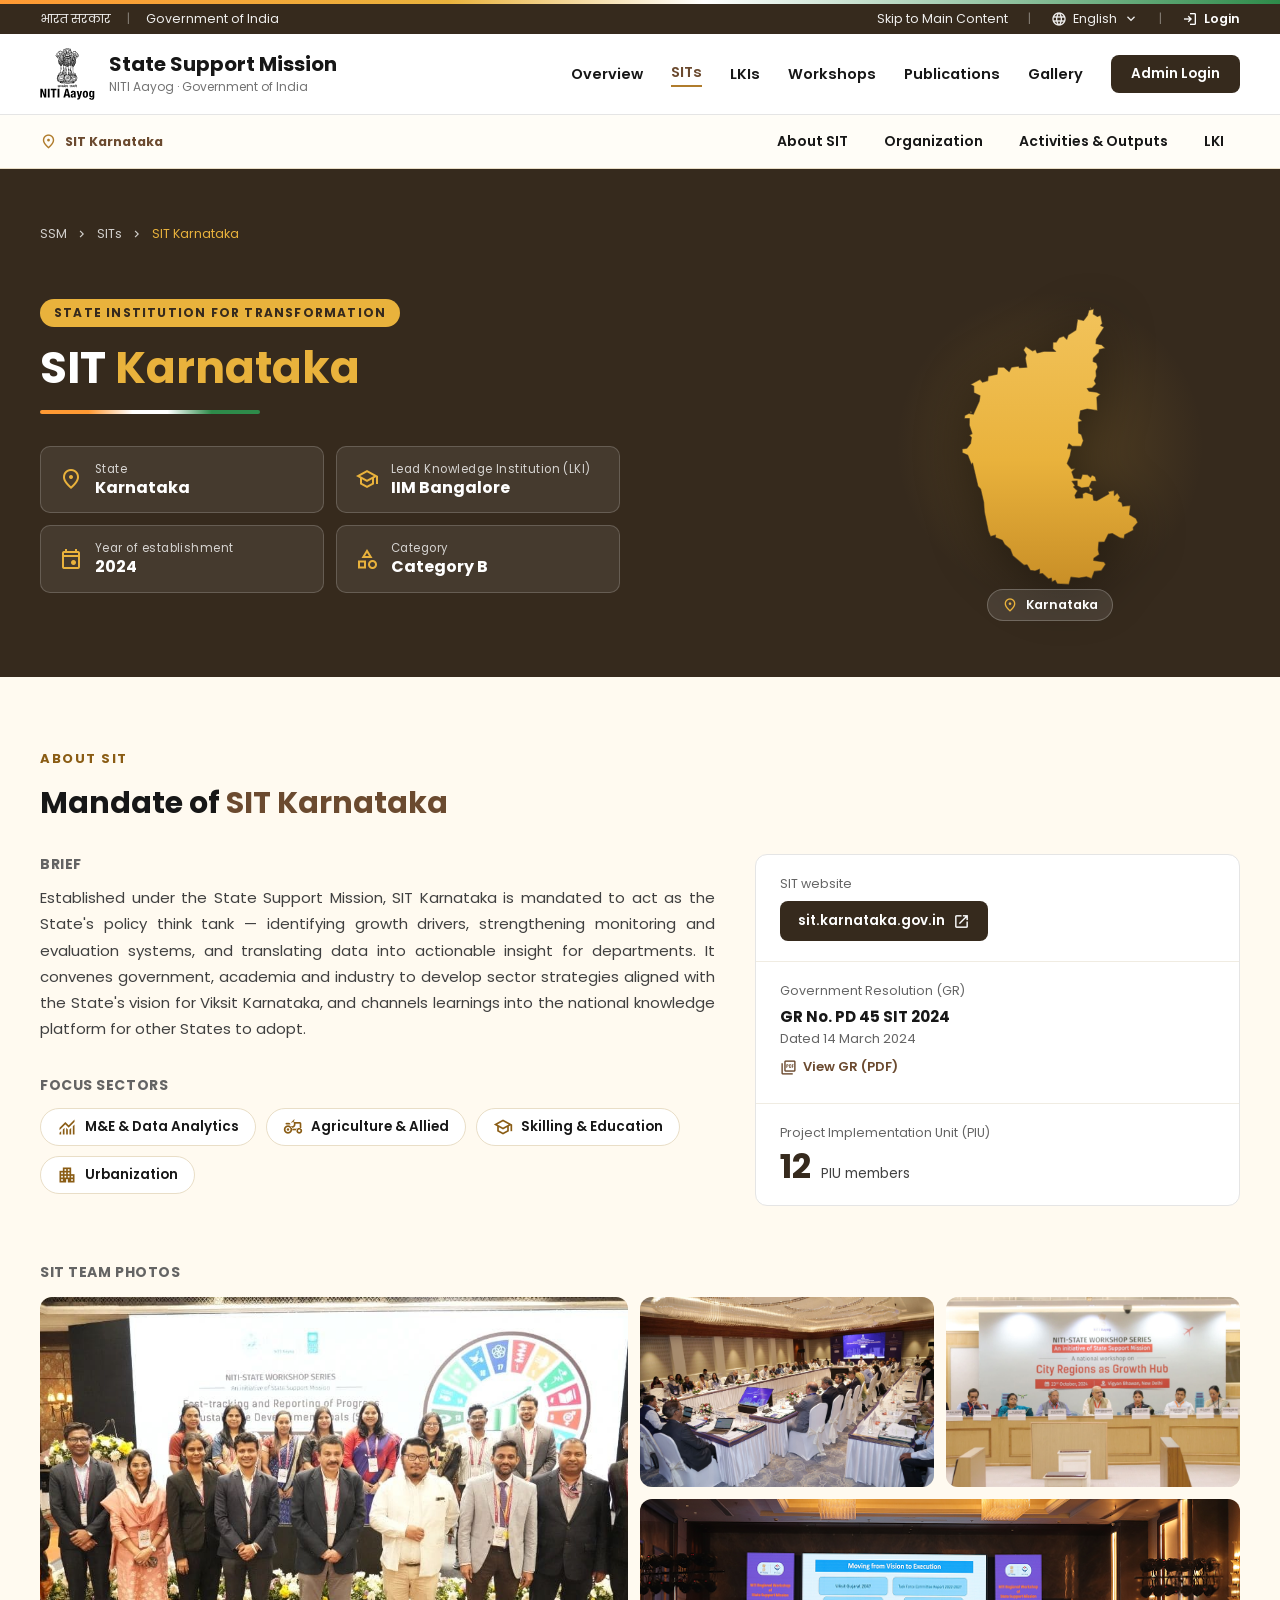
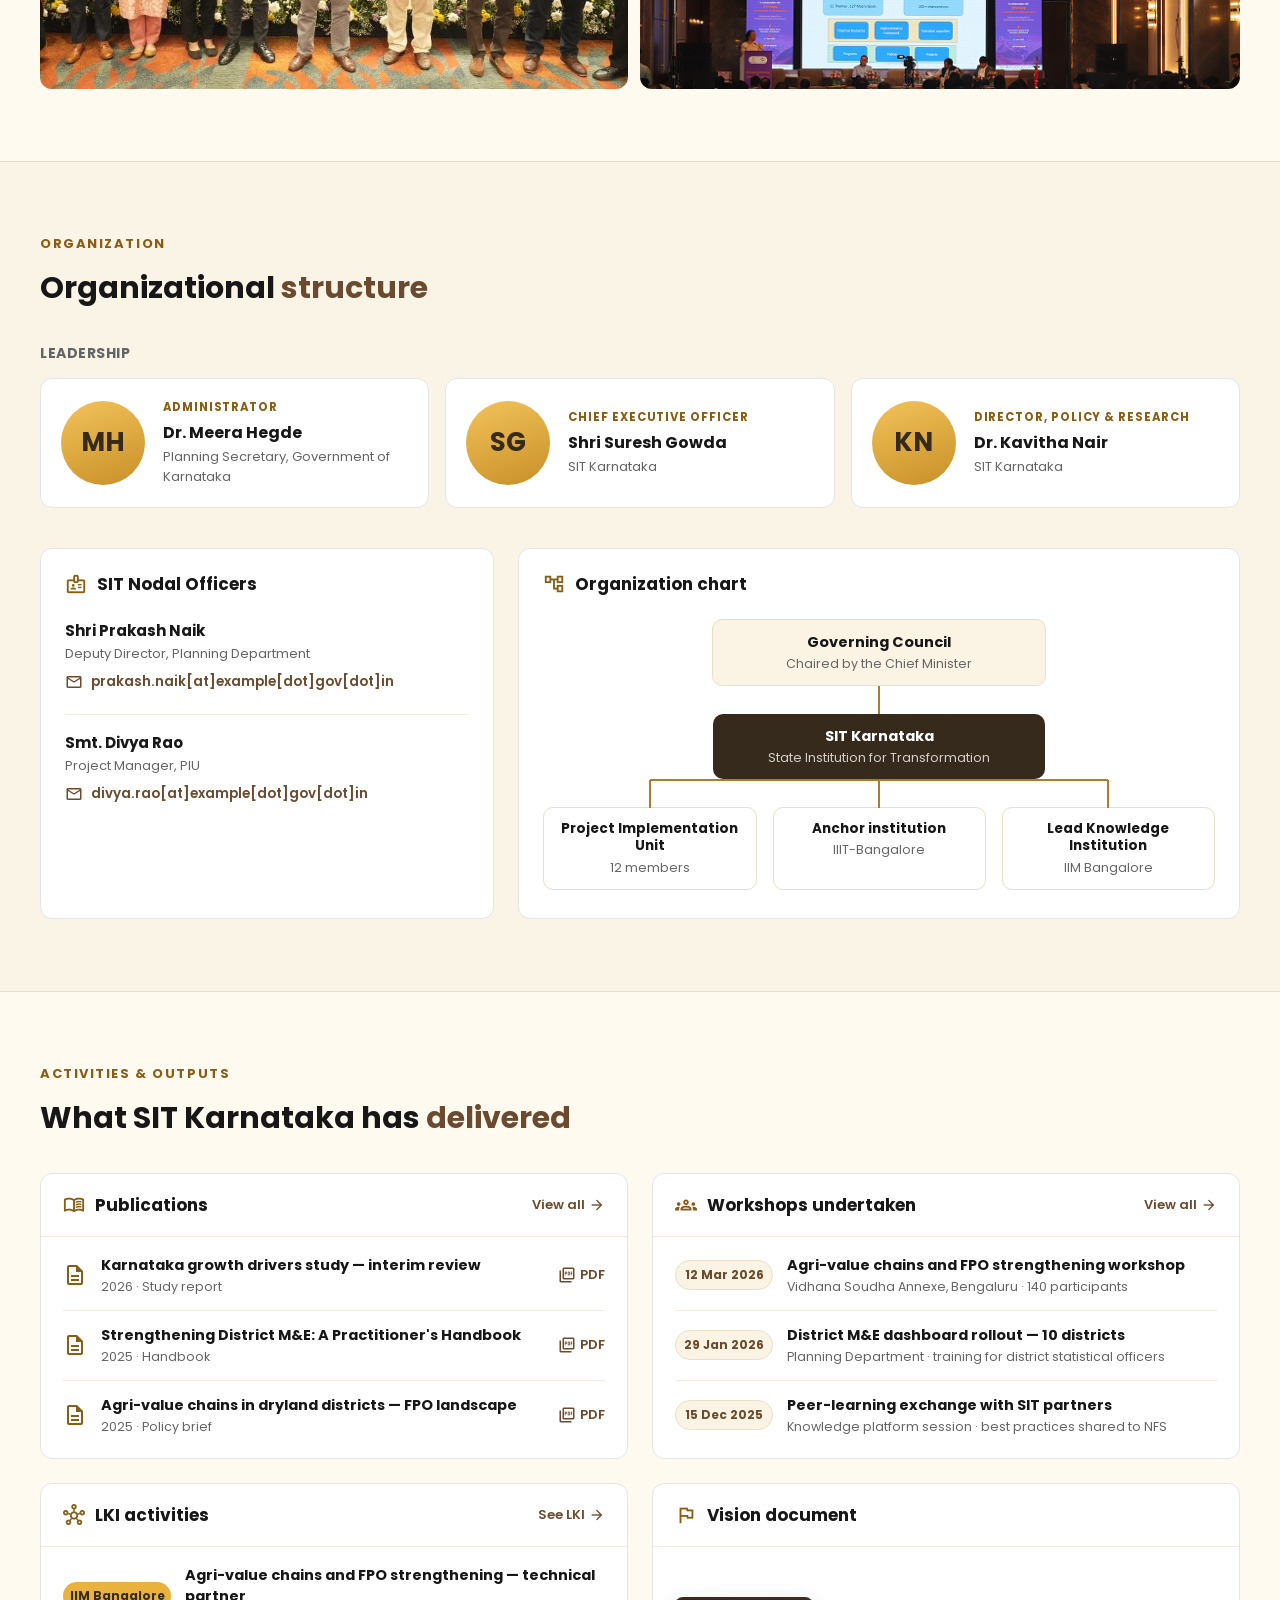
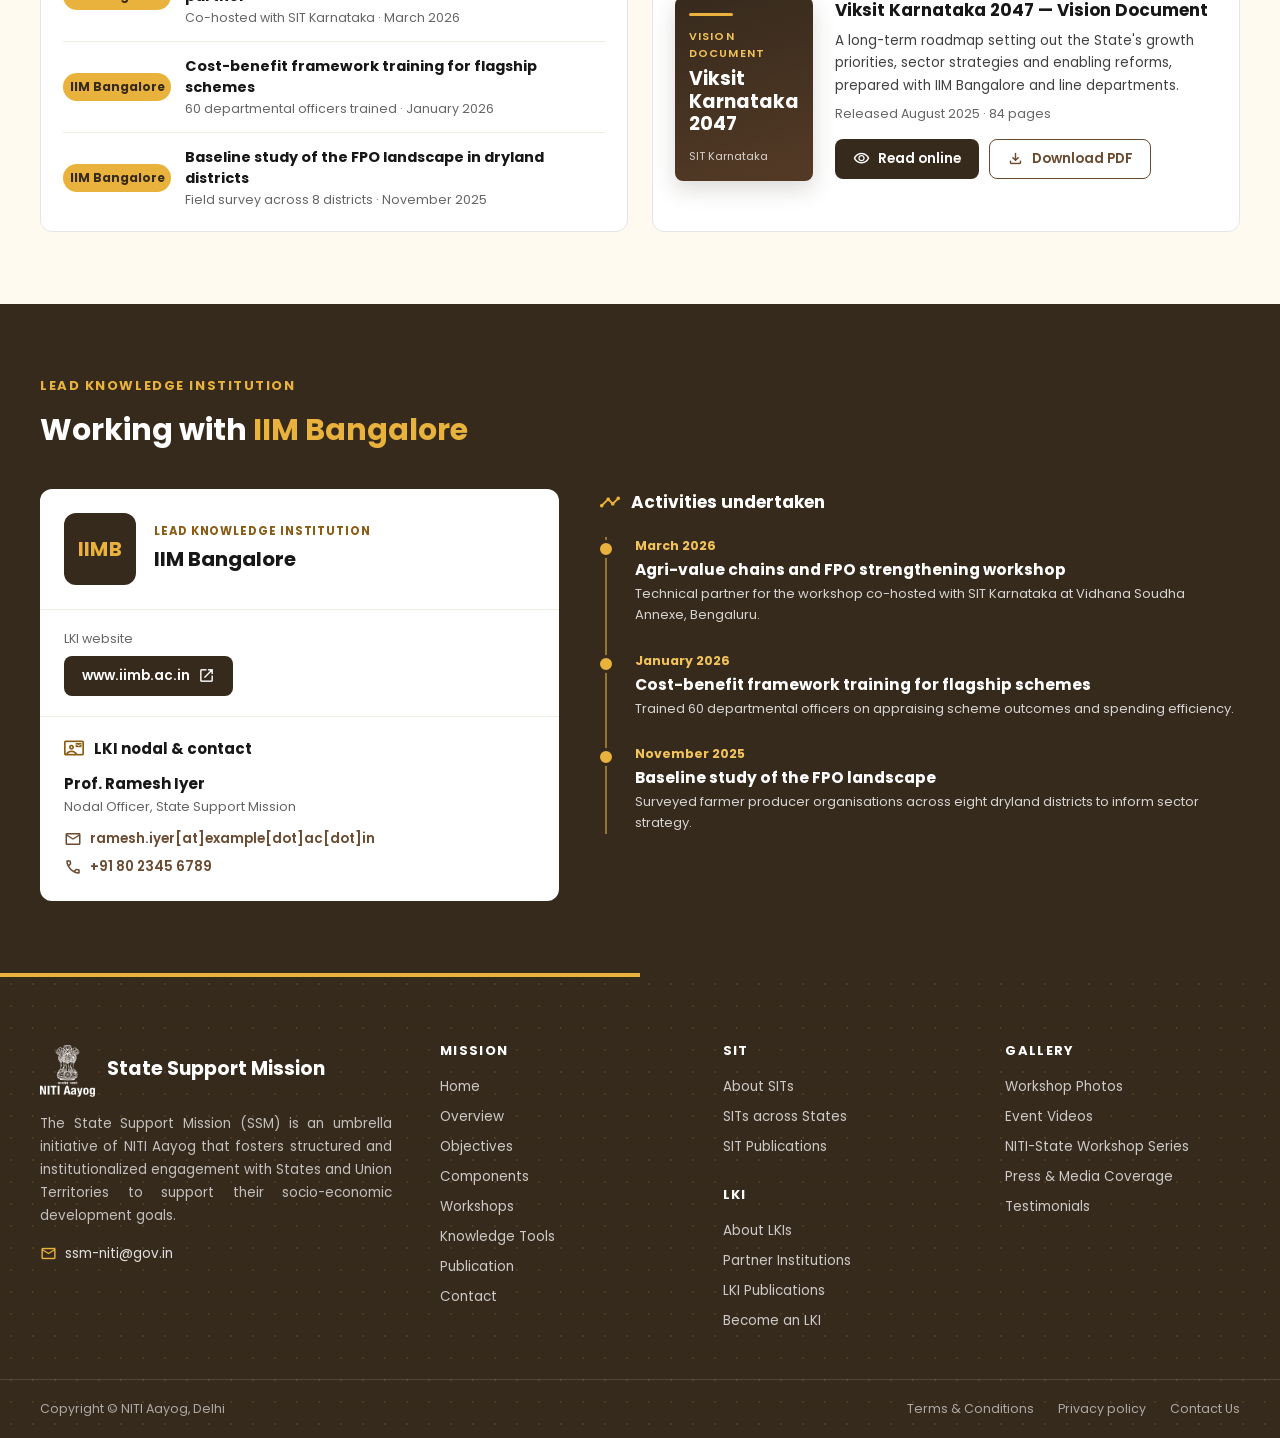
<file: sit-karnataka.html>
<!DOCTYPE html>
<html lang="en">
<head>
<link rel="icon" type="image/svg+xml" href="/logo_niti-mukrilf2-nq3e.svg">
<meta charset="utf-8">
<meta name="viewport" content="width=device-width, initial-scale=1">
<title>SIT Karnataka – State Support Mission</title>
<script src="./support.js"></script>
</head>
<body>
<x-dc>
<template id="__bundler_thumbnail">
  <svg xmlns="http://www.w3.org/2000/svg" viewBox="0 0 100 100">
    <rect width="100" height="100" fill="rgb(54,42,29)"></rect>
    <text x="50" y="58" text-anchor="middle" font-family="sans-serif" font-size="26" font-weight="700" fill="#E9B23C">SIT</text>
  </svg>
</template>
<helmet>
  <link rel="stylesheet" href="/fonts/fonts.css">
  <style>
    html { scroll-behavior: smooth; }
    body { margin: 0; font-family: 'Poppins', 'Noto Sans', sans-serif; color: rgb(23,23,23); background: rgb(255,250,240); }
    a { color: rgb(107,74,47); text-decoration: none; }
    a:hover { color: rgb(84,58,37); }
    a:focus-visible { outline: 2px solid rgb(176,124,44); outline-offset: 2px; border-radius: 4px; }
    .msym { font-family: 'Material Symbols Outlined'; font-weight: 400; font-style: normal; display: inline-block; line-height: 1; letter-spacing: normal; -webkit-font-smoothing: antialiased; user-select: none; }
    /* Org chart connectors */
    .st-oc-link { width: 2px; height: 28px; background: rgb(176,124,44); margin: 0 auto; }
    .st-oc-row { display: grid; grid-template-columns: repeat(3, minmax(0, 1fr)); gap: 16px; position: relative; padding-top: 28px; }
    .st-oc-row::before { content: ''; position: absolute; top: 0; left: calc((100% - 32px) / 6); right: calc((100% - 32px) / 6); height: 2px; background: rgb(176,124,44); }
    .st-oc-row > div { position: relative; }
    .st-oc-row > div::before { content: ''; position: absolute; top: -28px; left: 50%; width: 2px; height: 28px; margin-left: -1px; background: rgb(176,124,44); }
    @media (max-width: 760px) {
      .st-mosaic { grid-template-columns: repeat(2, minmax(0, 1fr)) !important; grid-template-rows: none !important; grid-auto-rows: 170px; }
      .st-mosaic > :first-child { grid-column: span 2 !important; grid-row: auto !important; }
      .st-mosaic > :last-child { grid-column: span 2 !important; }
      .st-oc-row { grid-template-columns: minmax(0, 1fr); padding-top: 0; }
      .st-oc-row::before, .st-oc-row > div::before, .st-oc-link { display: none; }
    }
  
    /* ssm-chrome: shared SSM header / footer */
    .ssm-foot-grid { display: grid; grid-template-columns: 1.5fr 1fr 1fr 1fr; gap: 48px; }
    .ssm-pills { display: flex; flex-wrap: wrap; align-items: center; gap: 4px; font-size: 14px; font-weight: 600; }
    .ssm-pills a { color: rgb(23,23,23); padding: 8px 16px; border-radius: 999px; white-space: nowrap; transition: background .2s; text-decoration: none; }
    .ssm-pills a:hover { background: rgb(246,238,219); color: rgb(23,23,23); text-decoration: none; }
    @media (min-width: 1100px) { .ssm-subnav { position: sticky; top: 81px; z-index: 45; } }
    @media (max-width: 1099px) { .ssm-hdr { position: static !important; } }
    @media (max-width: 900px) { .ssm-foot-grid { grid-template-columns: repeat(2, minmax(0, 1fr)); gap: 36px; } }
    @media (max-width: 640px) {
      .ssm-sep { display: none; }
      .ssm-strip, .ssm-hdr, .ssm-subnav-in, .ssm-foot-bar { padding-left: 20px !important; padding-right: 20px !important; }
      .ssm-foot-grid { grid-template-columns: minmax(0, 1fr); gap: 32px; padding-left: 20px !important; padding-right: 20px !important; }
    }
  </style>
</helmet>

<div>
<!-- ══ Government strip ══ -->
<div style="height: 4px; background: linear-gradient(90deg, #FF9933 0%, #E9B23C 35%, #FFFFFF 55%, #2E8B4A 100%)"></div>
<div class="ssm-strip" style="background: rgb(54,42,29); color: rgba(255,255,255,0.92); font-size: 12.5px; display: flex; flex-wrap: wrap; align-items: center; justify-content: space-between; gap: 6px 16px; padding: 6px 40px">
  <div style="display: flex; align-items: center; gap: 16px">
    <span>भारत सरकार</span>
    <span style="opacity: 0.4">|</span>
    <span>Government of India</span>
  </div>
  <div style="display: flex; flex-wrap: wrap; align-items: center; gap: 6px 20px">
    <a href="#main" style="color: rgba(255,255,255,0.92); font-size: 12.5px">Skip to Main Content</a>
    <span class="ssm-sep" style="opacity: 0.4">|</span>
    <span style="display: flex; align-items: center; gap: 6px"><span class="msym" style="font-size: 16px">language</span>English<span class="msym" style="font-size: 16px">expand_more</span></span>
    <span class="ssm-sep" style="opacity: 0.4">|</span>
    <a href="/login" style="color: #FFFFFF; font-weight: 600; font-size: 12.5px; display: flex; align-items: center; gap: 6px"><span class="msym" style="font-size: 16px">login</span>Login</a>
  </div>
</div>

<!-- ══ Header ══ -->
<header class="ssm-hdr" style="background: #FFFFFF; border-bottom: 1px solid rgb(229,229,229); padding: 14px 40px; display: flex; flex-wrap: wrap; align-items: center; justify-content: space-between; gap: 12px 28px; position: sticky; top: 0; z-index: 50">
  <a href="/" style="display: flex; align-items: center; gap: 14px; text-decoration: none">
    <img src="./logo_niti-mukrilf2-nq3e.svg" alt="NITI Aayog" style="height: 52px; width: auto; display: block">
    <span style="display: flex; flex-direction: column; gap: 2px">
      <span style="font-family: 'Poppins', 'Noto Sans', sans-serif; font-size: 20px; font-weight: 700; color: rgb(23,23,23); line-height: 1.2">State Support Mission</span>
      <span style="font-size: 12px; color: rgb(115,115,115)">NITI Aayog · Government of India</span>
    </span>
  </a>
  <nav aria-label="Primary" style="display: flex; flex-wrap: wrap; align-items: center; gap: 8px 28px; font-size: 14.5px; font-weight: 600">
    <a href="/#overview" style="color: rgb(23,23,23)">Overview</a>
    <a href="/#workshop" style="color: rgb(107,74,47); border-bottom: 2px solid rgb(176,124,44); padding-bottom: 2px">SITs</a>
    <a href="/#workshop" style="color: rgb(23,23,23)">LKIs</a>
    <a href="/#workshops" style="color: rgb(23,23,23)">Workshops</a>
    <a href="/#publications" style="color: rgb(23,23,23)">Publications</a>
    <a href="#" style="color: rgb(23,23,23)">Gallery</a>
    <a href="/login" style="background: rgb(54,42,29); color: #FFFFFF; font-size: 13.5px; font-weight: 600; padding: 9px 20px; border-radius: 8px; text-decoration: none" style-hover="background: rgb(84,58,37)">Admin Login</a>
  </nav>
</header>

<!-- ══ Page sub-navigation ══ -->
<div class="ssm-subnav" style="background: rgb(255,253,247); border-bottom: 1px solid rgb(233,222,199)">
  <div class="ssm-subnav-in" style="max-width: 1200px; margin: 0 auto; padding: 8px 40px; display: flex; flex-wrap: wrap; align-items: center; justify-content: space-between; gap: 6px 20px">
    <span style="display: inline-flex; align-items: center; gap: 8px; font-size: 12.5px; font-weight: 700; color: rgb(107,74,47)"><span aria-hidden="true" class="msym" style="font-size: 17px; color: rgb(176,124,44)">location_on</span>SIT Karnataka</span>
    <nav class="ssm-pills" aria-label="Page sections">
      <a href="#about">About SIT</a>
      <a href="#organization">Organization</a>
      <a href="#activities">Activities &amp; Outputs</a>
      <a href="#lki">LKI</a>
    </nav>
  </div>
</div>

<!-- ══ 1 · Hero banner ══ -->
<section id="main" style="background: rgb(54,42,29); color: #FFFFFF">
  <div style="max-width: 1200px; margin: 0 auto; padding: 56px 40px 56px">
    <div style="display: flex; flex-wrap: wrap; align-items: center; gap: 8px; font-size: 12.5px; color: rgba(255,255,255,0.78)">
      <a href="/" style="color: rgba(255,255,255,0.78)">SSM</a><span aria-hidden="true" class="msym" style="font-size: 14px">chevron_right</span><span>SITs</span><span aria-hidden="true" class="msym" style="font-size: 14px">chevron_right</span><span style="color: #E9B23C">SIT Karnataka</span>
    </div>
    <div style="display: flex; flex-wrap: wrap; align-items: center; gap: 40px 48px; margin-top: 28px">
      <div style="flex: 1 1 480px; min-width: 0">
        <div style="display: inline-flex; align-items: center; font-size: 12px; font-weight: 700; letter-spacing: 0.1em; text-transform: uppercase; color: rgb(54,42,29); background: #E9B23C; border-radius: 999px; padding: 5px 14px">State Institution for Transformation</div>
        <h1 style="font-size: 44px; font-weight: 700; line-height: 1.15; margin: 16px 0 0">SIT <span style="color: #E9B23C">Karnataka</span></h1>
        <div style="width: 220px; height: 4px; border-radius: 999px; margin-top: 16px; background: linear-gradient(90deg, #FF9933 0 22%, #FFFFFF 42% 58%, #2E8B4A 78% 100%)"></div>
        <div style="display: grid; grid-template-columns: repeat(auto-fit, minmax(min(230px, 100%), 1fr)); gap: 12px; margin-top: 32px; max-width: 580px">
          <div style="display: flex; align-items: center; gap: 12px; background: rgba(255,255,255,0.08); border: 1px solid rgba(255,255,255,0.18); border-radius: 10px; padding: 14px 18px">
            <span aria-hidden="true" class="msym" style="font-size: 24px; color: #E9B23C">location_on</span>
            <span style="display: flex; flex-direction: column; min-width: 0">
              <span style="font-size: 11.5px; color: rgba(255,255,255,0.78); letter-spacing: 0.04em">State</span>
              <span style="font-size: 16px; font-weight: 700; line-height: 1.3">Karnataka</span>
            </span>
          </div>
          <div style="display: flex; align-items: center; gap: 12px; background: rgba(255,255,255,0.08); border: 1px solid rgba(255,255,255,0.18); border-radius: 10px; padding: 14px 18px">
            <span aria-hidden="true" class="msym" style="font-size: 24px; color: #E9B23C">school</span>
            <span style="display: flex; flex-direction: column; min-width: 0">
              <span style="font-size: 11.5px; color: rgba(255,255,255,0.78); letter-spacing: 0.04em">Lead Knowledge Institution (LKI)</span>
              <span style="font-size: 16px; font-weight: 700; line-height: 1.3">IIM Bangalore</span>
            </span>
          </div>
          <div style="display: flex; align-items: center; gap: 12px; background: rgba(255,255,255,0.08); border: 1px solid rgba(255,255,255,0.18); border-radius: 10px; padding: 14px 18px">
            <span aria-hidden="true" class="msym" style="font-size: 24px; color: #E9B23C">event</span>
            <span style="display: flex; flex-direction: column; min-width: 0">
              <span style="font-size: 11.5px; color: rgba(255,255,255,0.78); letter-spacing: 0.04em">Year of establishment</span>
              <span style="font-size: 16px; font-weight: 700; line-height: 1.3">2024</span>
            </span>
          </div>
          <div style="display: flex; align-items: center; gap: 12px; background: rgba(255,255,255,0.08); border: 1px solid rgba(255,255,255,0.18); border-radius: 10px; padding: 14px 18px">
            <span aria-hidden="true" class="msym" style="font-size: 24px; color: #E9B23C">category</span>
            <span style="display: flex; flex-direction: column; min-width: 0">
              <span style="font-size: 11.5px; color: rgba(255,255,255,0.78); letter-spacing: 0.04em">Category</span>
              <span style="font-size: 16px; font-weight: 700; line-height: 1.3">Category B</span>
            </span>
          </div>
        </div>
      </div>
      <div style="flex: 0 1 380px; min-width: 0; position: relative; height: 350px; display: flex; align-items: center; justify-content: center">
        <div aria-hidden="true" style="position: absolute; width: 320px; height: 320px; border-radius: 999px; background: radial-gradient(circle, rgba(233,178,60,0.18) 0%, rgba(233,178,60,0) 68%)"></div>
        <div ref="{{ stateMapRef }}" role="img" aria-label="Map of Karnataka" style="position: relative; width: 100%; height: 310px; display: flex; align-items: center; justify-content: center"></div>
        <div style="position: absolute; bottom: 0; left: 50%; transform: translateX(-50%); display: flex; align-items: center; gap: 8px; background: rgba(255,255,255,0.1); border: 1px solid rgba(255,255,255,0.22); border-radius: 999px; padding: 6px 14px; font-size: 12.5px; font-weight: 600; white-space: nowrap"><span aria-hidden="true" class="msym" style="font-size: 16px; color: #E9B23C">location_on</span>Karnataka</div>
      </div>
    </div>
  </div>
</section>

<!-- ══ 2 · About SIT ══ -->
<section id="about" style="max-width: 1200px; margin: 0 auto; padding: 72px 40px; scroll-margin-top: 140px">
  <div style="font-size: 13px; font-weight: 700; letter-spacing: 0.12em; text-transform: uppercase; color: rgb(138,92,20); margin-bottom: 12px">About SIT</div>
  <h2 style="font-size: 30px; font-weight: 700; margin: 0 0 28px">Mandate of <span style="color: rgb(107,74,47)">SIT Karnataka</span></h2>
  <div style="display: flex; flex-wrap: wrap; align-items: flex-start; gap: 36px 40px">
    <div style="flex: 1.5 1 460px; min-width: 0">
      <h3 style="font-size: 14px; font-weight: 700; letter-spacing: 0.04em; text-transform: uppercase; color: rgb(100,100,100); margin: 0 0 10px">Brief</h3>
      <p style="font-size: 15px; line-height: 1.75; color: rgb(64,64,64); margin: 0; text-wrap: pretty; text-align: justify">Established under the State Support Mission, SIT Karnataka is mandated to act as the State's policy think tank — identifying growth drivers, strengthening monitoring and evaluation systems, and translating data into actionable insight for departments. It convenes government, academia and industry to develop sector strategies aligned with the State's vision for Viksit Karnataka, and channels learnings into the national knowledge platform for other States to adopt.</p>
      <h3 style="font-size: 14px; font-weight: 700; letter-spacing: 0.04em; text-transform: uppercase; color: rgb(100,100,100); margin: 32px 0 12px">Focus sectors</h3>
      <div style="display: flex; flex-wrap: wrap; gap: 10px">
        <span style="display: inline-flex; align-items: center; gap: 8px; background: #FFFFFF; border: 1px solid rgb(233,222,199); border-radius: 999px; padding: 8px 16px; font-size: 13.5px; font-weight: 600"><span aria-hidden="true" class="msym" style="font-size: 20px; color: rgb(138,92,20)">monitoring</span>M&amp;E &amp; Data Analytics</span>
        <span style="display: inline-flex; align-items: center; gap: 8px; background: #FFFFFF; border: 1px solid rgb(233,222,199); border-radius: 999px; padding: 8px 16px; font-size: 13.5px; font-weight: 600"><span aria-hidden="true" class="msym" style="font-size: 20px; color: rgb(138,92,20)">agriculture</span>Agriculture &amp; Allied</span>
        <span style="display: inline-flex; align-items: center; gap: 8px; background: #FFFFFF; border: 1px solid rgb(233,222,199); border-radius: 999px; padding: 8px 16px; font-size: 13.5px; font-weight: 600"><span aria-hidden="true" class="msym" style="font-size: 20px; color: rgb(138,92,20)">school</span>Skilling &amp; Education</span>
        <span style="display: inline-flex; align-items: center; gap: 8px; background: #FFFFFF; border: 1px solid rgb(233,222,199); border-radius: 999px; padding: 8px 16px; font-size: 13.5px; font-weight: 600"><span aria-hidden="true" class="msym" style="font-size: 20px; color: rgb(138,92,20)">apartment</span>Urbanization</span>
      </div>
    </div>
    <aside aria-label="SIT at a glance" style="flex: 1 1 340px; min-width: 0; background: #FFFFFF; border: 1px solid rgb(229,229,229); border-radius: 12px; display: flex; flex-direction: column">
      <div style="padding: 20px 24px; border-bottom: 1px solid rgb(240,236,226)">
        <div style="font-size: 12.5px; color: rgb(100,100,100); margin-bottom: 8px">SIT website</div>
        <a href="#" style="display: inline-flex; align-items: center; gap: 8px; background: rgb(54,42,29); color: #FFFFFF; font-size: 13.5px; font-weight: 600; padding: 10px 18px; border-radius: 8px" style-hover="background: rgb(84,58,37)">sit.karnataka.gov.in<span aria-hidden="true" class="msym" style="font-size: 17px">open_in_new</span></a>
      </div>
      <div style="padding: 20px 24px; border-bottom: 1px solid rgb(240,236,226)">
        <div style="font-size: 12.5px; color: rgb(100,100,100); margin-bottom: 6px">Government Resolution (GR)</div>
        <div style="font-size: 15px; font-weight: 700; line-height: 1.4">GR No. PD 45 SIT 2024</div>
        <div style="font-size: 13px; color: rgb(100,100,100); margin-top: 2px">Dated 14 March 2024</div>
        <a href="#" style="display: inline-flex; align-items: center; gap: 6px; font-size: 13px; font-weight: 600; margin-top: 8px"><span aria-hidden="true" class="msym" style="font-size: 17px">picture_as_pdf</span>View GR (PDF)</a>
      </div>
      <div style="padding: 20px 24px">
        <div style="font-size: 12.5px; color: rgb(100,100,100); margin-bottom: 6px">Project Implementation Unit (PIU)</div>
        <div style="display: flex; align-items: baseline; gap: 10px"><span style="font-size: 34px; font-weight: 700; line-height: 1.1; color: rgb(54,42,29)">12</span><span style="font-size: 13.5px; color: rgb(64,64,64)">PIU members</span></div>
      </div>
    </aside>
  </div>

  <h3 style="font-size: 14px; font-weight: 700; letter-spacing: 0.04em; text-transform: uppercase; color: rgb(100,100,100); margin: 56px 0 14px">SIT team photos</h3>
  <div class="st-mosaic" style="display: grid; grid-template-columns: 2fr 1fr 1fr; grid-template-rows: 190px 190px; gap: 12px">
    <div style="grid-row: span 2; position: relative; min-height: 0; border-radius: 12px; overflow: hidden; background: rgb(233,222,199)"><img src="assets/workshops/niti-state-1.jpg" alt="SIT Karnataka team with partners at a NITI–State workshop" style="position: absolute; inset: 0; width: 100%; height: 100%; object-fit: cover; object-position: 50% 60%; display: block"/></div>
    <div style="position: relative; min-height: 0; border-radius: 12px; overflow: hidden; background: rgb(233,222,199)"><img src="assets/workshops/niti-state-2.jpeg" alt="Officials at a roundtable session" style="position: absolute; inset: 0; width: 100%; height: 100%; object-fit: cover; display: block"/></div>
    <div style="position: relative; min-height: 0; border-radius: 12px; overflow: hidden; background: rgb(233,222,199)"><img src="assets/workshops/niti-state-3.jpg" alt="Panel on stage at a state workshop" style="position: absolute; inset: 0; width: 100%; height: 100%; object-fit: cover; object-position: 50% 80%; display: block"/></div>
    <div style="grid-column: 2 / span 2; position: relative; min-height: 0; border-radius: 12px; overflow: hidden; background: rgb(233,222,199)"><img src="assets/workshop-1.png" alt="Presentation during a state workshop" style="position: absolute; inset: 0; width: 100%; height: 100%; object-fit: cover; object-position: 50% 45%; display: block"/></div>
  </div>
</section>

<!-- ══ 3 · Organizational structure ══ -->
<section id="organization" style="background: rgb(250,244,230); border-top: 1px solid rgb(233,222,199); border-bottom: 1px solid rgb(233,222,199); scroll-margin-top: 140px">
  <div style="max-width: 1200px; margin: 0 auto; padding: 72px 40px">
    <div style="font-size: 13px; font-weight: 700; letter-spacing: 0.12em; text-transform: uppercase; color: rgb(138,92,20); margin-bottom: 12px">Organization</div>
    <h2 style="font-size: 30px; font-weight: 700; margin: 0 0 32px">Organizational <span style="color: rgb(107,74,47)">structure</span></h2>

    <h3 style="font-size: 14px; font-weight: 700; letter-spacing: 0.04em; text-transform: uppercase; color: rgb(100,100,100); margin: 0 0 14px">Leadership</h3>
    <div style="display: grid; grid-template-columns: repeat(auto-fit, minmax(min(300px, 100%), 1fr)); gap: 16px">
      <div style="display: flex; align-items: center; gap: 18px; background: #FFFFFF; border: 1px solid rgb(229,229,229); border-radius: 12px; padding: 20px">
        <div aria-hidden="true" style="width: 84px; height: 84px; flex: none; border-radius: 999px; background: linear-gradient(160deg, #F2C35B, #C98F27); color: rgb(54,42,29); display: flex; align-items: center; justify-content: center; font-size: 26px; font-weight: 700">MH</div>
        <div style="min-width: 0">
          <div style="font-size: 11.5px; font-weight: 700; letter-spacing: 0.08em; text-transform: uppercase; color: rgb(138,92,20)">Administrator</div>
          <div style="font-size: 16px; font-weight: 700; margin-top: 4px">Dr. Meera Hegde</div>
          <div style="font-size: 13px; color: rgb(100,100,100); margin-top: 2px">Planning Secretary, Government of Karnataka</div>
        </div>
      </div>
      <div style="display: flex; align-items: center; gap: 18px; background: #FFFFFF; border: 1px solid rgb(229,229,229); border-radius: 12px; padding: 20px">
        <div aria-hidden="true" style="width: 84px; height: 84px; flex: none; border-radius: 999px; background: linear-gradient(160deg, #F2C35B, #C98F27); color: rgb(54,42,29); display: flex; align-items: center; justify-content: center; font-size: 26px; font-weight: 700">SG</div>
        <div style="min-width: 0">
          <div style="font-size: 11.5px; font-weight: 700; letter-spacing: 0.08em; text-transform: uppercase; color: rgb(138,92,20)">Chief Executive Officer</div>
          <div style="font-size: 16px; font-weight: 700; margin-top: 4px">Shri Suresh Gowda</div>
          <div style="font-size: 13px; color: rgb(100,100,100); margin-top: 2px">SIT Karnataka</div>
        </div>
      </div>
      <div style="display: flex; align-items: center; gap: 18px; background: #FFFFFF; border: 1px solid rgb(229,229,229); border-radius: 12px; padding: 20px">
        <div aria-hidden="true" style="width: 84px; height: 84px; flex: none; border-radius: 999px; background: linear-gradient(160deg, #F2C35B, #C98F27); color: rgb(54,42,29); display: flex; align-items: center; justify-content: center; font-size: 26px; font-weight: 700">KN</div>
        <div style="min-width: 0">
          <div style="font-size: 11.5px; font-weight: 700; letter-spacing: 0.08em; text-transform: uppercase; color: rgb(138,92,20)">Director, Policy &amp; Research</div>
          <div style="font-size: 16px; font-weight: 700; margin-top: 4px">Dr. Kavitha Nair</div>
          <div style="font-size: 13px; color: rgb(100,100,100); margin-top: 2px">SIT Karnataka</div>
        </div>
      </div>
    </div>

    <div style="display: flex; flex-wrap: wrap; align-items: stretch; gap: 24px; margin-top: 40px">
      <!-- SIT nodal officers -->
      <div style="flex: 1 1 320px; min-width: 0; background: #FFFFFF; border: 1px solid rgb(229,229,229); border-radius: 12px; padding: 22px 24px">
        <h3 style="display: flex; align-items: center; gap: 10px; font-size: 17px; font-weight: 700; margin: 0 0 6px"><span aria-hidden="true" class="msym" style="font-size: 22px; color: rgb(138,92,20)">badge</span>SIT Nodal Officers</h3>
        <div style="padding: 16px 0; border-bottom: 1px solid rgb(240,236,226)">
          <div style="font-size: 15px; font-weight: 700">Shri Prakash Naik</div>
          <div style="font-size: 13px; color: rgb(100,100,100); margin-top: 2px">Deputy Director, Planning Department</div>
          <a href="#" style="display: inline-flex; align-items: center; gap: 8px; font-size: 13.5px; font-weight: 600; margin-top: 8px"><span aria-hidden="true" class="msym" style="font-size: 18px">mail</span>prakash.naik[at]example[dot]gov[dot]in</a>
        </div>
        <div style="padding: 16px 0 0">
          <div style="font-size: 15px; font-weight: 700">Smt. Divya Rao</div>
          <div style="font-size: 13px; color: rgb(100,100,100); margin-top: 2px">Project Manager, PIU</div>
          <a href="#" style="display: inline-flex; align-items: center; gap: 8px; font-size: 13.5px; font-weight: 600; margin-top: 8px"><span aria-hidden="true" class="msym" style="font-size: 18px">mail</span>divya.rao[at]example[dot]gov[dot]in</a>
        </div>
      </div>
      <!-- Organization chart -->
      <div style="flex: 1.8 1 520px; min-width: 0; background: #FFFFFF; border: 1px solid rgb(229,229,229); border-radius: 12px; padding: 22px 24px 28px">
        <h3 style="display: flex; align-items: center; gap: 10px; font-size: 17px; font-weight: 700; margin: 0 0 22px"><span aria-hidden="true" class="msym" style="font-size: 22px; color: rgb(138,92,20)">account_tree</span>Organization chart</h3>
        <div style="max-width: 300px; margin: 0 auto; text-align: center; background: rgb(251,244,229); border: 1px solid rgb(233,222,199); border-radius: 10px; padding: 12px 16px">
          <div style="font-size: 14.5px; font-weight: 700">Governing Council</div>
          <div style="font-size: 12.5px; color: rgb(100,100,100); margin-top: 2px">Chaired by the Chief Minister</div>
        </div>
        <div class="st-oc-link"></div>
        <div style="max-width: 300px; margin: 0 auto; text-align: center; background: rgb(54,42,29); color: #FFFFFF; border-radius: 10px; padding: 12px 16px">
          <div style="font-size: 14.5px; font-weight: 700">SIT Karnataka</div>
          <div style="font-size: 12.5px; color: rgba(255,255,255,0.78); margin-top: 2px">State Institution for Transformation</div>
        </div>
        <div class="st-oc-row">
          <div style="text-align: center; background: #FFFFFF; border: 1px solid rgb(233,222,199); border-radius: 10px; padding: 12px 10px">
            <div style="font-size: 13.5px; font-weight: 700; line-height: 1.3">Project Implementation Unit</div>
            <div style="font-size: 12.5px; color: rgb(100,100,100); margin-top: 4px">12 members</div>
          </div>
          <div style="text-align: center; background: #FFFFFF; border: 1px solid rgb(233,222,199); border-radius: 10px; padding: 12px 10px">
            <div style="font-size: 13.5px; font-weight: 700; line-height: 1.3">Anchor institution</div>
            <div style="font-size: 12.5px; color: rgb(100,100,100); margin-top: 4px">IIIT-Bangalore</div>
          </div>
          <div style="text-align: center; background: #FFFFFF; border: 1px solid rgb(233,222,199); border-radius: 10px; padding: 12px 10px">
            <div style="font-size: 13.5px; font-weight: 700; line-height: 1.3">Lead Knowledge Institution</div>
            <div style="font-size: 12.5px; color: rgb(100,100,100); margin-top: 4px">IIM Bangalore</div>
          </div>
        </div>
      </div>
    </div>
  </div>
</section>

<!-- ══ 4 · Activities and outputs ══ -->
<section id="activities" style="max-width: 1200px; margin: 0 auto; padding: 72px 40px; scroll-margin-top: 140px">
  <div style="font-size: 13px; font-weight: 700; letter-spacing: 0.12em; text-transform: uppercase; color: rgb(138,92,20); margin-bottom: 12px">Activities &amp; Outputs</div>
  <h2 style="font-size: 30px; font-weight: 700; margin: 0 0 32px">What SIT Karnataka has <span style="color: rgb(107,74,47)">delivered</span></h2>
  <div style="display: grid; grid-template-columns: repeat(auto-fit, minmax(min(480px, 100%), 1fr)); gap: 24px; align-items: stretch">

    <!-- Publications -->
    <article style="background: #FFFFFF; border: 1px solid rgb(229,229,229); border-radius: 12px; display: flex; flex-direction: column">
      <div style="display: flex; align-items: center; justify-content: space-between; gap: 12px; padding: 18px 22px; border-bottom: 1px solid rgb(240,236,226)">
        <h3 style="display: flex; align-items: center; gap: 10px; font-size: 17px; font-weight: 700; margin: 0"><span aria-hidden="true" class="msym" style="font-size: 22px; color: rgb(138,92,20)">menu_book</span>Publications</h3>
        <a href="#" style="display: inline-flex; align-items: center; gap: 4px; font-size: 13px; font-weight: 600">View all<span aria-hidden="true" class="msym" style="font-size: 16px">arrow_forward</span></a>
      </div>
      <div style="padding: 4px 22px 8px; flex: 1">
        <div style="display: flex; align-items: center; gap: 14px; padding: 14px 0; border-bottom: 1px solid rgb(240,236,226)">
          <span aria-hidden="true" class="msym" style="font-size: 24px; color: rgb(138,92,20)">description</span>
          <span style="flex: 1; min-width: 0"><span style="display: block; font-size: 14.5px; font-weight: 700">Karnataka growth drivers study — interim review</span><span style="display: block; font-size: 12.5px; color: rgb(100,100,100); margin-top: 2px">2026 · Study report</span></span>
          <a href="#" aria-label="Download PDF: Karnataka growth drivers study" style="display: inline-flex; align-items: center; gap: 4px; font-size: 13px; font-weight: 600"><span aria-hidden="true" class="msym" style="font-size: 18px">picture_as_pdf</span>PDF</a>
        </div>
        <div style="display: flex; align-items: center; gap: 14px; padding: 14px 0; border-bottom: 1px solid rgb(240,236,226)">
          <span aria-hidden="true" class="msym" style="font-size: 24px; color: rgb(138,92,20)">description</span>
          <span style="flex: 1; min-width: 0"><span style="display: block; font-size: 14.5px; font-weight: 700">Strengthening District M&amp;E: A Practitioner's Handbook</span><span style="display: block; font-size: 12.5px; color: rgb(100,100,100); margin-top: 2px">2025 · Handbook</span></span>
          <a href="#" aria-label="Download PDF: Strengthening District M&amp;E handbook" style="display: inline-flex; align-items: center; gap: 4px; font-size: 13px; font-weight: 600"><span aria-hidden="true" class="msym" style="font-size: 18px">picture_as_pdf</span>PDF</a>
        </div>
        <div style="display: flex; align-items: center; gap: 14px; padding: 14px 0">
          <span aria-hidden="true" class="msym" style="font-size: 24px; color: rgb(138,92,20)">description</span>
          <span style="flex: 1; min-width: 0"><span style="display: block; font-size: 14.5px; font-weight: 700">Agri-value chains in dryland districts — FPO landscape</span><span style="display: block; font-size: 12.5px; color: rgb(100,100,100); margin-top: 2px">2025 · Policy brief</span></span>
          <a href="#" aria-label="Download PDF: Agri-value chains in dryland districts" style="display: inline-flex; align-items: center; gap: 4px; font-size: 13px; font-weight: 600"><span aria-hidden="true" class="msym" style="font-size: 18px">picture_as_pdf</span>PDF</a>
        </div>
      </div>
    </article>

    <!-- Workshops -->
    <article style="background: #FFFFFF; border: 1px solid rgb(229,229,229); border-radius: 12px; display: flex; flex-direction: column">
      <div style="display: flex; align-items: center; justify-content: space-between; gap: 12px; padding: 18px 22px; border-bottom: 1px solid rgb(240,236,226)">
        <h3 style="display: flex; align-items: center; gap: 10px; font-size: 17px; font-weight: 700; margin: 0"><span aria-hidden="true" class="msym" style="font-size: 22px; color: rgb(138,92,20)">groups</span>Workshops undertaken</h3>
        <a href="#" style="display: inline-flex; align-items: center; gap: 4px; font-size: 13px; font-weight: 600">View all<span aria-hidden="true" class="msym" style="font-size: 16px">arrow_forward</span></a>
      </div>
      <div style="padding: 4px 22px 8px; flex: 1">
        <div style="display: flex; align-items: center; gap: 14px; padding: 14px 0; border-bottom: 1px solid rgb(240,236,226)">
          <span style="flex: none; width: 96px; font-size: 12px; font-weight: 700; color: rgb(107,74,47); background: rgb(251,244,229); border: 1px solid rgb(233,222,199); border-radius: 999px; padding: 5px 0; text-align: center">12 Mar 2026</span>
          <span style="flex: 1; min-width: 0"><span style="display: block; font-size: 14.5px; font-weight: 700">Agri-value chains and FPO strengthening workshop</span><span style="display: block; font-size: 12.5px; color: rgb(100,100,100); margin-top: 2px">Vidhana Soudha Annexe, Bengaluru · 140 participants</span></span>
        </div>
        <div style="display: flex; align-items: center; gap: 14px; padding: 14px 0; border-bottom: 1px solid rgb(240,236,226)">
          <span style="flex: none; width: 96px; font-size: 12px; font-weight: 700; color: rgb(107,74,47); background: rgb(251,244,229); border: 1px solid rgb(233,222,199); border-radius: 999px; padding: 5px 0; text-align: center">29 Jan 2026</span>
          <span style="flex: 1; min-width: 0"><span style="display: block; font-size: 14.5px; font-weight: 700">District M&amp;E dashboard rollout — 10 districts</span><span style="display: block; font-size: 12.5px; color: rgb(100,100,100); margin-top: 2px">Planning Department · training for district statistical officers</span></span>
        </div>
        <div style="display: flex; align-items: center; gap: 14px; padding: 14px 0">
          <span style="flex: none; width: 96px; font-size: 12px; font-weight: 700; color: rgb(107,74,47); background: rgb(251,244,229); border: 1px solid rgb(233,222,199); border-radius: 999px; padding: 5px 0; text-align: center">15 Dec 2025</span>
          <span style="flex: 1; min-width: 0"><span style="display: block; font-size: 14.5px; font-weight: 700">Peer-learning exchange with SIT partners</span><span style="display: block; font-size: 12.5px; color: rgb(100,100,100); margin-top: 2px">Knowledge platform session · best practices shared to NFS</span></span>
        </div>
      </div>
    </article>

    <!-- LKI activities -->
    <article style="background: #FFFFFF; border: 1px solid rgb(229,229,229); border-radius: 12px; display: flex; flex-direction: column">
      <div style="display: flex; align-items: center; justify-content: space-between; gap: 12px; padding: 18px 22px; border-bottom: 1px solid rgb(240,236,226)">
        <h3 style="display: flex; align-items: center; gap: 10px; font-size: 17px; font-weight: 700; margin: 0"><span aria-hidden="true" class="msym" style="font-size: 22px; color: rgb(138,92,20)">hub</span>LKI activities</h3>
        <a href="#lki" style="display: inline-flex; align-items: center; gap: 4px; font-size: 13px; font-weight: 600">See LKI<span aria-hidden="true" class="msym" style="font-size: 16px">arrow_forward</span></a>
      </div>
      <div style="padding: 4px 22px 8px; flex: 1">
        <div style="display: flex; align-items: center; gap: 14px; padding: 14px 0; border-bottom: 1px solid rgb(240,236,226)">
          <span style="flex: none; width: 108px; font-size: 12px; font-weight: 700; color: rgb(54,42,29); background: #E9B23C; border-radius: 999px; padding: 5px 0; text-align: center">IIM Bangalore</span>
          <span style="flex: 1; min-width: 0"><span style="display: block; font-size: 14.5px; font-weight: 700">Agri-value chains and FPO strengthening — technical partner</span><span style="display: block; font-size: 12.5px; color: rgb(100,100,100); margin-top: 2px">Co-hosted with SIT Karnataka · March 2026</span></span>
        </div>
        <div style="display: flex; align-items: center; gap: 14px; padding: 14px 0; border-bottom: 1px solid rgb(240,236,226)">
          <span style="flex: none; width: 108px; font-size: 12px; font-weight: 700; color: rgb(54,42,29); background: #E9B23C; border-radius: 999px; padding: 5px 0; text-align: center">IIM Bangalore</span>
          <span style="flex: 1; min-width: 0"><span style="display: block; font-size: 14.5px; font-weight: 700">Cost-benefit framework training for flagship schemes</span><span style="display: block; font-size: 12.5px; color: rgb(100,100,100); margin-top: 2px">60 departmental officers trained · January 2026</span></span>
        </div>
        <div style="display: flex; align-items: center; gap: 14px; padding: 14px 0">
          <span style="flex: none; width: 108px; font-size: 12px; font-weight: 700; color: rgb(54,42,29); background: #E9B23C; border-radius: 999px; padding: 5px 0; text-align: center">IIM Bangalore</span>
          <span style="flex: 1; min-width: 0"><span style="display: block; font-size: 14.5px; font-weight: 700">Baseline study of the FPO landscape in dryland districts</span><span style="display: block; font-size: 12.5px; color: rgb(100,100,100); margin-top: 2px">Field survey across 8 districts · November 2025</span></span>
        </div>
      </div>
    </article>

    <!-- Vision document -->
    <article style="background: #FFFFFF; border: 1px solid rgb(229,229,229); border-radius: 12px; display: flex; flex-direction: column">
      <div style="display: flex; align-items: center; justify-content: space-between; gap: 12px; padding: 18px 22px; border-bottom: 1px solid rgb(240,236,226)">
        <h3 style="display: flex; align-items: center; gap: 10px; font-size: 17px; font-weight: 700; margin: 0"><span aria-hidden="true" class="msym" style="font-size: 22px; color: rgb(138,92,20)">flag</span>Vision document</h3>
      </div>
      <div style="display: flex; flex-wrap: wrap; align-items: center; gap: 22px; padding: 22px; flex: 1">
        <div aria-hidden="true" style="flex: none; width: 138px; height: 184px; box-sizing: border-box; border-radius: 8px; background: linear-gradient(165deg, rgb(54,42,29) 0%, rgb(84,58,37) 100%); box-shadow: 0 8px 22px rgba(54,42,29,0.18); padding: 16px 14px; display: flex; flex-direction: column; justify-content: space-between; color: #FFFFFF">
          <div style="height: 3px; width: 44px; border-radius: 999px; background: #E9B23C"></div>
          <div>
            <div style="font-size: 11px; font-weight: 600; letter-spacing: 0.1em; text-transform: uppercase; color: #F2C35B">Vision Document</div>
            <div style="font-size: 19px; font-weight: 700; line-height: 1.2; margin-top: 6px">Viksit Karnataka 2047</div>
          </div>
          <div style="font-size: 11px; color: rgba(255,255,255,0.78)">SIT Karnataka</div>
        </div>
        <div style="flex: 1 1 220px; min-width: 0">
          <div style="font-size: 17px; font-weight: 700; line-height: 1.35">Viksit Karnataka 2047 — Vision Document</div>
          <p style="font-size: 13.5px; line-height: 1.65; color: rgb(64,64,64); margin: 8px 0 0; text-wrap: pretty">A long-term roadmap setting out the State's growth priorities, sector strategies and enabling reforms, prepared with IIM Bangalore and line departments.</p>
          <div style="font-size: 12.5px; color: rgb(100,100,100); margin-top: 8px">Released August 2025 · 84 pages</div>
          <div style="display: flex; flex-wrap: wrap; gap: 10px; margin-top: 16px">
            <a href="#" style="display: inline-flex; align-items: center; gap: 8px; background: rgb(54,42,29); color: #FFFFFF; font-size: 13.5px; font-weight: 600; padding: 10px 18px; border-radius: 8px" style-hover="background: rgb(84,58,37)"><span aria-hidden="true" class="msym" style="font-size: 17px">visibility</span>Read online</a>
            <a href="#" style="display: inline-flex; align-items: center; gap: 8px; background: #FFFFFF; color: rgb(107,74,47); border: 1px solid rgb(107,74,47); font-size: 13.5px; font-weight: 600; padding: 9px 17px; border-radius: 8px" style-hover="background: rgb(251,244,229)"><span aria-hidden="true" class="msym" style="font-size: 17px">download</span>Download PDF</a>
          </div>
        </div>
      </div>
    </article>
  </div>
</section>

<!-- ══ 5 · LKI ══ -->
<section id="lki" style="background: rgb(54,42,29); color: #FFFFFF; scroll-margin-top: 140px">
  <div style="max-width: 1200px; margin: 0 auto; padding: 72px 40px">
    <div style="font-size: 13px; font-weight: 700; letter-spacing: 0.12em; text-transform: uppercase; color: #E9B23C; margin-bottom: 12px">Lead Knowledge Institution</div>
    <h2 style="font-size: 30px; font-weight: 700; margin: 0 0 36px">Working with <span style="color: #E9B23C">IIM Bangalore</span></h2>
    <div style="display: flex; flex-wrap: wrap; align-items: flex-start; gap: 36px 40px">

      <!-- LKI identity, website, nodal -->
      <div style="flex: 1 1 380px; min-width: 0; background: #FFFFFF; color: rgb(23,23,23); border-radius: 12px">
        <div style="display: flex; align-items: center; gap: 18px; padding: 24px; border-bottom: 1px solid rgb(240,236,226)">
          <div aria-hidden="true" style="width: 72px; height: 72px; flex: none; border-radius: 12px; background: rgb(54,42,29); color: #E9B23C; display: flex; align-items: center; justify-content: center; font-size: 20px; font-weight: 700; letter-spacing: 0.02em">IIMB</div>
          <div style="min-width: 0">
            <div style="font-size: 11.5px; font-weight: 700; letter-spacing: 0.08em; text-transform: uppercase; color: rgb(138,92,20)">Lead Knowledge Institution</div>
            <div style="font-size: 20px; font-weight: 700; margin-top: 4px">IIM Bangalore</div>
          </div>
        </div>
        <div style="padding: 20px 24px; border-bottom: 1px solid rgb(240,236,226)">
          <div style="font-size: 12.5px; color: rgb(100,100,100); margin-bottom: 8px">LKI website</div>
          <a href="#" style="display: inline-flex; align-items: center; gap: 8px; background: rgb(54,42,29); color: #FFFFFF; font-size: 13.5px; font-weight: 600; padding: 10px 18px; border-radius: 8px" style-hover="background: rgb(84,58,37)">www.iimb.ac.in<span aria-hidden="true" class="msym" style="font-size: 17px">open_in_new</span></a>
        </div>
        <div style="padding: 20px 24px 24px">
          <h3 style="display: flex; align-items: center; gap: 10px; font-size: 15px; font-weight: 700; margin: 0 0 12px"><span aria-hidden="true" class="msym" style="font-size: 20px; color: rgb(138,92,20)">contact_mail</span>LKI nodal &amp; contact</h3>
          <div style="font-size: 15px; font-weight: 700">Prof. Ramesh Iyer</div>
          <div style="font-size: 13px; color: rgb(100,100,100); margin-top: 2px">Nodal Officer, State Support Mission</div>
          <div style="display: flex; flex-direction: column; gap: 8px; margin-top: 12px">
            <a href="#" style="display: inline-flex; align-items: center; gap: 8px; font-size: 13.5px; font-weight: 600"><span aria-hidden="true" class="msym" style="font-size: 18px">mail</span>ramesh.iyer[at]example[dot]ac[dot]in</a>
            <a href="#" style="display: inline-flex; align-items: center; gap: 8px; font-size: 13.5px; font-weight: 600"><span aria-hidden="true" class="msym" style="font-size: 18px">call</span>+91 80 2345 6789</a>
          </div>
        </div>
      </div>

      <!-- Activities undertaken -->
      <div style="flex: 1.3 1 460px; min-width: 0">
        <h3 style="display: flex; align-items: center; gap: 10px; font-size: 17px; font-weight: 700; margin: 0 0 22px"><span aria-hidden="true" class="msym" style="font-size: 22px; color: #E9B23C">timeline</span>Activities undertaken</h3>
        <div style="margin-left: 6px; padding-left: 28px; border-left: 2px solid rgba(233,178,60,0.55); display: flex; flex-direction: column; gap: 26px">
          <div style="position: relative">
            <span aria-hidden="true" style="position: absolute; left: -38px; top: 3px; width: 12px; height: 12px; border-radius: 999px; background: #E9B23C; border: 3px solid rgb(54,42,29); box-sizing: content-box"></span>
            <div style="font-size: 12.5px; font-weight: 700; color: #F2C35B">March 2026</div>
            <div style="font-size: 15.5px; font-weight: 700; margin-top: 3px">Agri-value chains and FPO strengthening workshop</div>
            <div style="font-size: 13px; line-height: 1.6; color: rgba(255,255,255,0.8); margin-top: 3px">Technical partner for the workshop co-hosted with SIT Karnataka at Vidhana Soudha Annexe, Bengaluru.</div>
          </div>
          <div style="position: relative">
            <span aria-hidden="true" style="position: absolute; left: -38px; top: 3px; width: 12px; height: 12px; border-radius: 999px; background: #E9B23C; border: 3px solid rgb(54,42,29); box-sizing: content-box"></span>
            <div style="font-size: 12.5px; font-weight: 700; color: #F2C35B">January 2026</div>
            <div style="font-size: 15.5px; font-weight: 700; margin-top: 3px">Cost-benefit framework training for flagship schemes</div>
            <div style="font-size: 13px; line-height: 1.6; color: rgba(255,255,255,0.8); margin-top: 3px">Trained 60 departmental officers on appraising scheme outcomes and spending efficiency.</div>
          </div>
          <div style="position: relative">
            <span aria-hidden="true" style="position: absolute; left: -38px; top: 3px; width: 12px; height: 12px; border-radius: 999px; background: #E9B23C; border: 3px solid rgb(54,42,29); box-sizing: content-box"></span>
            <div style="font-size: 12.5px; font-weight: 700; color: #F2C35B">November 2025</div>
            <div style="font-size: 15.5px; font-weight: 700; margin-top: 3px">Baseline study of the FPO landscape</div>
            <div style="font-size: 13px; line-height: 1.6; color: rgba(255,255,255,0.8); margin-top: 3px">Surveyed farmer producer organisations across eight dryland districts to inform sector strategy.</div>
          </div>
        </div>
      </div>
    </div>
  </div>
</section>
<!-- ══ Footer ══ -->
<footer style="background: rgb(54,42,29); background-image: radial-gradient(rgba(233,178,60,0.13) 1.2px, transparent 1.2px); background-size: 22px 22px; color: rgba(255,255,255,0.85)">
  <div style="height: 4px; background: linear-gradient(90deg, #E9B23C 0 50%, #362A1D 50% 100%)"></div>
  <div class="ssm-foot-grid" style="max-width: 1200px; margin: 0 auto; padding: 64px 40px 48px">
    <div style="display: flex; flex-direction: column; gap: 16px">
      <div style="display: flex; align-items: center; gap: 12px">
        <img src="uploads/logo_1.png" alt="NITI Aayog" style="height: 56px; width: auto; display: block; filter: brightness(0) invert(1)">
        <span style="font-family: 'Poppins', 'Noto Sans', sans-serif; font-size: 19px; font-weight: 700; color: #FFFFFF">State Support Mission</span>
      </div>
      <p style="font-size: 13.5px; line-height: 1.7; margin: 0; color: rgba(255,255,255,0.7); text-wrap: pretty; text-align: justify">The State Support Mission (SSM) is an umbrella initiative of NITI Aayog that fosters structured and institutionalized engagement with States and Union Territories to support their socio-economic development goals.</p>
      <div style="font-size: 13.5px; display: flex; align-items: center; gap: 8px"><span class="msym" style="font-size: 17px; color: #E9B23C">mail</span>ssm-niti@gov.in</div>
    </div>
    <div>
      <div style="font-size: 13px; font-weight: 700; letter-spacing: 0.1em; text-transform: uppercase; color: #FFFFFF; margin-bottom: 16px; display: flex; align-items: center; gap: 8px">Mission</div>
      <div style="display: flex; flex-direction: column; gap: 10px; font-size: 13.5px">
        <a href="/" style="color: rgba(255,255,255,0.75)">Home</a>
        <a href="/#overview" style="color: rgba(255,255,255,0.75)">Overview</a>
        <a href="/#objectives" style="color: rgba(255,255,255,0.75)">Objectives</a>
        <a href="/#components" style="color: rgba(255,255,255,0.75)">Components</a>
        <a href="/#workshop" style="color: rgba(255,255,255,0.75)">Workshops</a>
        <a href="/#tools" style="color: rgba(255,255,255,0.75)">Knowledge Tools</a>
        <a href="/#publications" style="color: rgba(255,255,255,0.75)">Publication</a>
        <a href="/#contact" style="color: rgba(255,255,255,0.75)">Contact</a>
      </div>
    </div>
    <div>
      <div style="font-size: 13px; font-weight: 700; letter-spacing: 0.1em; text-transform: uppercase; color: #FFFFFF; margin-bottom: 16px; display: flex; align-items: center; gap: 8px">SIT</div>
      <div style="display: flex; flex-direction: column; gap: 10px; font-size: 13.5px">
        <a href="/#overview" style="color: rgba(255,255,255,0.75)">About SITs</a>
        <a href="/#workshop" style="color: rgba(255,255,255,0.75)">SITs across States</a>
        <a href="/#publications" style="color: rgba(255,255,255,0.75)">SIT Publications</a>
      </div>
      <div style="font-size: 13px; font-weight: 700; letter-spacing: 0.1em; text-transform: uppercase; color: #FFFFFF; margin: 28px 0 16px; display: flex; align-items: center; gap: 8px">LKI</div>
      <div style="display: flex; flex-direction: column; gap: 10px; font-size: 13.5px">
        <a href="/#workshop" style="color: rgba(255,255,255,0.75)">About LKIs</a>
        <a href="/#workshop" style="color: rgba(255,255,255,0.75)">Partner Institutions</a>
        <a href="/#publications" style="color: rgba(255,255,255,0.75)">LKI Publications</a>
        <a href="/#engage" style="color: rgba(255,255,255,0.75)">Become an LKI</a>
      </div>
    </div>
    <div>
      <div style="font-size: 13px; font-weight: 700; letter-spacing: 0.1em; text-transform: uppercase; color: #FFFFFF; margin-bottom: 16px; display: flex; align-items: center; gap: 8px">Gallery</div>
      <div style="display: flex; flex-direction: column; gap: 10px; font-size: 13.5px">
        <a href="/#workshops" style="color: rgba(255,255,255,0.75)">Workshop Photos</a>
        <a href="/#tools" style="color: rgba(255,255,255,0.75)">Event Videos</a>
        <a href="/#workshops" style="color: rgba(255,255,255,0.75)">NITI-State Workshop Series</a>
        <a href="#" style="color: rgba(255,255,255,0.75)">Press &amp; Media Coverage</a>
        <a href="/testimonials" style="color: rgba(255,255,255,0.75)">Testimonials</a>
      </div>
    </div>
  </div>
  <div style="border-top: 1px solid rgba(255,255,255,0.12)">
    <div class="ssm-foot-bar" style="max-width: 1200px; margin: 0 auto; padding: 20px 40px; display: flex; flex-wrap: wrap; align-items: center; justify-content: space-between; gap: 10px 24px; font-size: 12.5px; color: rgba(255,255,255,0.6)">
      <span>Copyright © NITI Aayog, Delhi</span>
      <div style="display: flex; gap: 24px">
        <a href="#" style="color: rgba(255,255,255,0.6)">Terms &amp; Conditions</a>
        <a href="#" style="color: rgba(255,255,255,0.6)">Privacy policy</a>
        <a href="/#contact" style="color: rgba(255,255,255,0.6)">Contact Us</a>
      </div>
    </div>
  </div>
</footer>
</div>
</x-dc>
<script type="text/x-dc" data-dc-script>
class Component extends DCLogic {
  stateMapRef = React.createRef();

  async componentDidMount() {
    // State shown on this page — change this one name to reuse the page for another State.
    const STATE_NAME = 'Karnataka';
    const el = this.stateMapRef.current;
    if (!el) return;
    try {
      const r = await fetch('assets/india_map-fixed.svg');
      if (!r.ok) return;
      const holder = document.createElement('div');
      holder.innerHTML = await r.text();
      const svg = holder.querySelector('svg');
      if (!svg) return;
      svg.style.position = 'absolute';
      svg.style.opacity = '0';
      svg.style.pointerEvents = 'none';
      document.body.appendChild(svg);

      const paths = [...svg.querySelectorAll('path')].filter(p => {
        if (p.closest('mask') || p.closest('defs')) return false;
        const f = (p.getAttribute('fill') || '').toLowerCase();
        return f !== 'white' && f !== '#fff' && f !== '#ffffff';
      });
      let ex0 = Infinity, ey0 = Infinity, ex1 = -Infinity, ey1 = -Infinity;
      const boxes = new Map();
      paths.forEach(p => {
        try {
          const b = p.getBBox();
          boxes.set(p, b);
          ex0 = Math.min(ex0, b.x); ey0 = Math.min(ey0, b.y);
          ex1 = Math.max(ex1, b.x + b.width); ey1 = Math.max(ey1, b.y + b.height);
        } catch (e) {}
      });
      const CENTROIDS = [
        ['Jammu and Kashmir', 33.5, 75.0], ['Ladakh', 34.4, 77.5], ['Himachal Pradesh', 31.8, 77.3],
        ['Punjab', 30.8, 75.5], ['Uttarakhand', 30.1, 79.3], ['Haryana', 29.2, 76.3],
        ['Delhi', 28.61, 77.1], ['Rajasthan', 26.6, 73.8], ['Uttar Pradesh', 26.9, 80.6],
        ['Bihar', 25.7, 85.6], ['Sikkim', 27.6, 88.5], ['Arunachal Pradesh', 28.0, 94.6],
        ['Assam', 26.2, 92.9], ['Nagaland', 26.1, 94.5], ['Manipur', 24.7, 93.9],
        ['Mizoram', 23.3, 92.8], ['Tripura', 23.8, 91.7], ['Meghalaya', 25.5, 91.3],
        ['West Bengal', 23.7, 87.9], ['Jharkhand', 23.6, 85.5], ['Odisha', 20.5, 84.4],
        ['Chhattisgarh', 21.3, 82.0], ['Madhya Pradesh', 23.5, 78.5], ['Gujarat', 22.7, 71.6],
        ['Maharashtra', 19.5, 76.1], ['Telangana', 17.9, 79.1], ['Andhra Pradesh', 15.9, 79.7],
        ['Karnataka', 14.7, 76.2], ['Goa', 15.4, 74.0], ['Kerala', 10.5, 76.3],
        ['Tamil Nadu', 11.0, 78.4], ['Puducherry', 11.93, 79.81], ['Lakshadweep', 10.6, 72.6],
        ['Andaman and Nicobar Islands', 10.5, 92.7],
        ['Dadra and Nagar Haveli and Daman and Diu', 20.3, 73.0]
      ];
      const LON0 = 68.1, LON1 = 97.4, LAT0 = 37.1, LAT1 = 6.7;
      const keep = [];
      paths.forEach(p => {
        const b = boxes.get(p); if (!b) return;
        const lon = LON0 + ((b.x + b.width / 2) - ex0) / (ex1 - ex0) * (LON1 - LON0);
        const lat = LAT0 + ((b.y + b.height / 2) - ey0) / (ey1 - ey0) * (LAT1 - LAT0);
        let best = null, bd = Infinity;
        CENTROIDS.forEach(([n, la, lo]) => {
          const d = (la - lat) * (la - lat) + (lo - lon) * (lo - lon) * 0.85;
          if (d < bd) { bd = d; best = n; }
        });
        if (best === STATE_NAME) keep.push(p);
      });
      if (!keep.length) { svg.remove(); return; }

      const NS = 'http://www.w3.org/2000/svg';
      const out = document.createElementNS(NS, 'svg');
      let kx0 = Infinity, ky0 = Infinity, kx1 = -Infinity, ky1 = -Infinity;
      keep.forEach(p => {
        const b = boxes.get(p);
        kx0 = Math.min(kx0, b.x); ky0 = Math.min(ky0, b.y);
        kx1 = Math.max(kx1, b.x + b.width); ky1 = Math.max(ky1, b.y + b.height);
      });
      const pad = Math.max(kx1 - kx0, ky1 - ky0) * 0.06;
      out.setAttribute('viewBox', (kx0 - pad) + ' ' + (ky0 - pad) + ' ' + ((kx1 - kx0) + pad * 2) + ' ' + ((ky1 - ky0) + pad * 2));
      out.setAttribute('width', '100%');
      out.setAttribute('height', '100%');
      out.setAttribute('aria-hidden', 'true');
      out.style.filter = 'drop-shadow(0 10px 26px rgba(0,0,0,0.45))';
      const defs = document.createElementNS(NS, 'defs');
      const grad = document.createElementNS(NS, 'linearGradient');
      grad.setAttribute('id', 'sitPageFill');
      grad.setAttribute('x1', '0'); grad.setAttribute('y1', '0');
      grad.setAttribute('x2', '0'); grad.setAttribute('y2', '1');
      [['0%', '#F2C35B'], ['55%', '#E9B23C'], ['100%', '#C98F27']].forEach(([o, c]) => {
        const s = document.createElementNS(NS, 'stop');
        s.setAttribute('offset', o); s.setAttribute('stop-color', c);
        grad.appendChild(s);
      });
      defs.appendChild(grad);
      out.appendChild(defs);
      keep.forEach(p => {
        const c = p.cloneNode(true);
        c.setAttribute('fill', 'url(#sitPageFill)');
        c.setAttribute('stroke', 'rgba(54,42,29,0.55)');
        c.setAttribute('stroke-width', '0.6');
        out.appendChild(c);
      });
      svg.remove();
      el.innerHTML = '';
      el.appendChild(out);
    } catch (e) {}
  }

  renderVals() {
    return { stateMapRef: this.stateMapRef };
  }
}
</script>
</body>
</html>
</file>
<file: fonts/fonts.css>
/* self-hosted fonts (Poppins, Noto Sans, Noto Sans Devanagari, Material Symbols Outlined) */
/* poppins-devanagari-400-normal */
@font-face {
  font-family: 'Poppins';
  font-style: normal;
  font-display: swap;
  font-weight: 400;
  src: url(/fonts/poppins-devanagari-400-normal.woff2) format('woff2');
  unicode-range: U+0900-097F,U+1CD0-1CF9,U+200C-200D,U+20A8,U+20B9,U+20F0,U+25CC,U+A830-A839,U+A8E0-A8FF,U+11B00-11B09;
}
/* poppins-latin-ext-400-normal */
@font-face {
  font-family: 'Poppins';
  font-style: normal;
  font-display: swap;
  font-weight: 400;
  src: url(/fonts/poppins-latin-ext-400-normal.woff2) format('woff2');
  unicode-range: U+0100-02BA,U+02BD-02C5,U+02C7-02CC,U+02CE-02D7,U+02DD-02FF,U+0304,U+0308,U+0329,U+1D00-1DBF,U+1E00-1E9F,U+1EF2-1EFF,U+2020,U+20A0-20AB,U+20AD-20C0,U+2113,U+2C60-2C7F,U+A720-A7FF;
}
/* poppins-latin-400-normal */
@font-face {
  font-family: 'Poppins';
  font-style: normal;
  font-display: swap;
  font-weight: 400;
  src: url(/fonts/poppins-latin-400-normal.woff2) format('woff2');
  unicode-range: U+0000-00FF,U+0131,U+0152-0153,U+02BB-02BC,U+02C6,U+02DA,U+02DC,U+0304,U+0308,U+0329,U+2000-206F,U+20AC,U+2122,U+2191,U+2193,U+2212,U+2215,U+FEFF,U+FFFD;
}
/* poppins-devanagari-500-normal */
@font-face {
  font-family: 'Poppins';
  font-style: normal;
  font-display: swap;
  font-weight: 500;
  src: url(/fonts/poppins-devanagari-500-normal.woff2) format('woff2');
  unicode-range: U+0900-097F,U+1CD0-1CF9,U+200C-200D,U+20A8,U+20B9,U+20F0,U+25CC,U+A830-A839,U+A8E0-A8FF,U+11B00-11B09;
}
/* poppins-latin-ext-500-normal */
@font-face {
  font-family: 'Poppins';
  font-style: normal;
  font-display: swap;
  font-weight: 500;
  src: url(/fonts/poppins-latin-ext-500-normal.woff2) format('woff2');
  unicode-range: U+0100-02BA,U+02BD-02C5,U+02C7-02CC,U+02CE-02D7,U+02DD-02FF,U+0304,U+0308,U+0329,U+1D00-1DBF,U+1E00-1E9F,U+1EF2-1EFF,U+2020,U+20A0-20AB,U+20AD-20C0,U+2113,U+2C60-2C7F,U+A720-A7FF;
}
/* poppins-latin-500-normal */
@font-face {
  font-family: 'Poppins';
  font-style: normal;
  font-display: swap;
  font-weight: 500;
  src: url(/fonts/poppins-latin-500-normal.woff2) format('woff2');
  unicode-range: U+0000-00FF,U+0131,U+0152-0153,U+02BB-02BC,U+02C6,U+02DA,U+02DC,U+0304,U+0308,U+0329,U+2000-206F,U+20AC,U+2122,U+2191,U+2193,U+2212,U+2215,U+FEFF,U+FFFD;
}
/* poppins-devanagari-600-normal */
@font-face {
  font-family: 'Poppins';
  font-style: normal;
  font-display: swap;
  font-weight: 600;
  src: url(/fonts/poppins-devanagari-600-normal.woff2) format('woff2');
  unicode-range: U+0900-097F,U+1CD0-1CF9,U+200C-200D,U+20A8,U+20B9,U+20F0,U+25CC,U+A830-A839,U+A8E0-A8FF,U+11B00-11B09;
}
/* poppins-latin-ext-600-normal */
@font-face {
  font-family: 'Poppins';
  font-style: normal;
  font-display: swap;
  font-weight: 600;
  src: url(/fonts/poppins-latin-ext-600-normal.woff2) format('woff2');
  unicode-range: U+0100-02BA,U+02BD-02C5,U+02C7-02CC,U+02CE-02D7,U+02DD-02FF,U+0304,U+0308,U+0329,U+1D00-1DBF,U+1E00-1E9F,U+1EF2-1EFF,U+2020,U+20A0-20AB,U+20AD-20C0,U+2113,U+2C60-2C7F,U+A720-A7FF;
}
/* poppins-latin-600-normal */
@font-face {
  font-family: 'Poppins';
  font-style: normal;
  font-display: swap;
  font-weight: 600;
  src: url(/fonts/poppins-latin-600-normal.woff2) format('woff2');
  unicode-range: U+0000-00FF,U+0131,U+0152-0153,U+02BB-02BC,U+02C6,U+02DA,U+02DC,U+0304,U+0308,U+0329,U+2000-206F,U+20AC,U+2122,U+2191,U+2193,U+2212,U+2215,U+FEFF,U+FFFD;
}
/* poppins-devanagari-700-normal */
@font-face {
  font-family: 'Poppins';
  font-style: normal;
  font-display: swap;
  font-weight: 700;
  src: url(/fonts/poppins-devanagari-700-normal.woff2) format('woff2');
  unicode-range: U+0900-097F,U+1CD0-1CF9,U+200C-200D,U+20A8,U+20B9,U+20F0,U+25CC,U+A830-A839,U+A8E0-A8FF,U+11B00-11B09;
}
/* poppins-latin-ext-700-normal */
@font-face {
  font-family: 'Poppins';
  font-style: normal;
  font-display: swap;
  font-weight: 700;
  src: url(/fonts/poppins-latin-ext-700-normal.woff2) format('woff2');
  unicode-range: U+0100-02BA,U+02BD-02C5,U+02C7-02CC,U+02CE-02D7,U+02DD-02FF,U+0304,U+0308,U+0329,U+1D00-1DBF,U+1E00-1E9F,U+1EF2-1EFF,U+2020,U+20A0-20AB,U+20AD-20C0,U+2113,U+2C60-2C7F,U+A720-A7FF;
}
/* poppins-latin-700-normal */
@font-face {
  font-family: 'Poppins';
  font-style: normal;
  font-display: swap;
  font-weight: 700;
  src: url(/fonts/poppins-latin-700-normal.woff2) format('woff2');
  unicode-range: U+0000-00FF,U+0131,U+0152-0153,U+02BB-02BC,U+02C6,U+02DA,U+02DC,U+0304,U+0308,U+0329,U+2000-206F,U+20AC,U+2122,U+2191,U+2193,U+2212,U+2215,U+FEFF,U+FFFD;
}
/* noto-sans-devanagari-400-normal */
@font-face {
  font-family: 'Noto Sans';
  font-style: normal;
  font-display: swap;
  font-weight: 400;
  src: url(/fonts/noto-sans-devanagari-400-normal.woff2) format('woff2');
  unicode-range: U+0900-097F,U+1CD0-1CF9,U+200C-200D,U+20A8,U+20B9,U+20F0,U+25CC,U+A830-A839,U+A8E0-A8FF,U+11B00-11B09;
}
/* noto-sans-latin-ext-400-normal */
@font-face {
  font-family: 'Noto Sans';
  font-style: normal;
  font-display: swap;
  font-weight: 400;
  src: url(/fonts/noto-sans-latin-ext-400-normal.woff2) format('woff2');
  unicode-range: U+0100-02BA,U+02BD-02C5,U+02C7-02CC,U+02CE-02D7,U+02DD-02FF,U+0304,U+0308,U+0329,U+1D00-1DBF,U+1E00-1E9F,U+1EF2-1EFF,U+2020,U+20A0-20AB,U+20AD-20C0,U+2113,U+2C60-2C7F,U+A720-A7FF;
}
/* noto-sans-latin-400-normal */
@font-face {
  font-family: 'Noto Sans';
  font-style: normal;
  font-display: swap;
  font-weight: 400;
  src: url(/fonts/noto-sans-latin-400-normal.woff2) format('woff2');
  unicode-range: U+0000-00FF,U+0131,U+0152-0153,U+02BB-02BC,U+02C6,U+02DA,U+02DC,U+0304,U+0308,U+0329,U+2000-206F,U+20AC,U+2122,U+2191,U+2193,U+2212,U+2215,U+FEFF,U+FFFD;
}
/* noto-sans-devanagari-500-normal */
@font-face {
  font-family: 'Noto Sans';
  font-style: normal;
  font-display: swap;
  font-weight: 500;
  src: url(/fonts/noto-sans-devanagari-500-normal.woff2) format('woff2');
  unicode-range: U+0900-097F,U+1CD0-1CF9,U+200C-200D,U+20A8,U+20B9,U+20F0,U+25CC,U+A830-A839,U+A8E0-A8FF,U+11B00-11B09;
}
/* noto-sans-latin-ext-500-normal */
@font-face {
  font-family: 'Noto Sans';
  font-style: normal;
  font-display: swap;
  font-weight: 500;
  src: url(/fonts/noto-sans-latin-ext-500-normal.woff2) format('woff2');
  unicode-range: U+0100-02BA,U+02BD-02C5,U+02C7-02CC,U+02CE-02D7,U+02DD-02FF,U+0304,U+0308,U+0329,U+1D00-1DBF,U+1E00-1E9F,U+1EF2-1EFF,U+2020,U+20A0-20AB,U+20AD-20C0,U+2113,U+2C60-2C7F,U+A720-A7FF;
}
/* noto-sans-latin-500-normal */
@font-face {
  font-family: 'Noto Sans';
  font-style: normal;
  font-display: swap;
  font-weight: 500;
  src: url(/fonts/noto-sans-latin-500-normal.woff2) format('woff2');
  unicode-range: U+0000-00FF,U+0131,U+0152-0153,U+02BB-02BC,U+02C6,U+02DA,U+02DC,U+0304,U+0308,U+0329,U+2000-206F,U+20AC,U+2122,U+2191,U+2193,U+2212,U+2215,U+FEFF,U+FFFD;
}
/* noto-sans-devanagari-600-normal */
@font-face {
  font-family: 'Noto Sans';
  font-style: normal;
  font-display: swap;
  font-weight: 600;
  src: url(/fonts/noto-sans-devanagari-600-normal.woff2) format('woff2');
  unicode-range: U+0900-097F,U+1CD0-1CF9,U+200C-200D,U+20A8,U+20B9,U+20F0,U+25CC,U+A830-A839,U+A8E0-A8FF,U+11B00-11B09;
}
/* noto-sans-latin-ext-600-normal */
@font-face {
  font-family: 'Noto Sans';
  font-style: normal;
  font-display: swap;
  font-weight: 600;
  src: url(/fonts/noto-sans-latin-ext-600-normal.woff2) format('woff2');
  unicode-range: U+0100-02BA,U+02BD-02C5,U+02C7-02CC,U+02CE-02D7,U+02DD-02FF,U+0304,U+0308,U+0329,U+1D00-1DBF,U+1E00-1E9F,U+1EF2-1EFF,U+2020,U+20A0-20AB,U+20AD-20C0,U+2113,U+2C60-2C7F,U+A720-A7FF;
}
/* noto-sans-latin-600-normal */
@font-face {
  font-family: 'Noto Sans';
  font-style: normal;
  font-display: swap;
  font-weight: 600;
  src: url(/fonts/noto-sans-latin-600-normal.woff2) format('woff2');
  unicode-range: U+0000-00FF,U+0131,U+0152-0153,U+02BB-02BC,U+02C6,U+02DA,U+02DC,U+0304,U+0308,U+0329,U+2000-206F,U+20AC,U+2122,U+2191,U+2193,U+2212,U+2215,U+FEFF,U+FFFD;
}
/* noto-sans-devanagari-700-normal */
@font-face {
  font-family: 'Noto Sans';
  font-style: normal;
  font-display: swap;
  font-weight: 700;
  src: url(/fonts/noto-sans-devanagari-700-normal.woff2) format('woff2');
  unicode-range: U+0900-097F,U+1CD0-1CF9,U+200C-200D,U+20A8,U+20B9,U+20F0,U+25CC,U+A830-A839,U+A8E0-A8FF,U+11B00-11B09;
}
/* noto-sans-latin-ext-700-normal */
@font-face {
  font-family: 'Noto Sans';
  font-style: normal;
  font-display: swap;
  font-weight: 700;
  src: url(/fonts/noto-sans-latin-ext-700-normal.woff2) format('woff2');
  unicode-range: U+0100-02BA,U+02BD-02C5,U+02C7-02CC,U+02CE-02D7,U+02DD-02FF,U+0304,U+0308,U+0329,U+1D00-1DBF,U+1E00-1E9F,U+1EF2-1EFF,U+2020,U+20A0-20AB,U+20AD-20C0,U+2113,U+2C60-2C7F,U+A720-A7FF;
}
/* noto-sans-latin-700-normal */
@font-face {
  font-family: 'Noto Sans';
  font-style: normal;
  font-display: swap;
  font-weight: 700;
  src: url(/fonts/noto-sans-latin-700-normal.woff2) format('woff2');
  unicode-range: U+0000-00FF,U+0131,U+0152-0153,U+02BB-02BC,U+02C6,U+02DA,U+02DC,U+0304,U+0308,U+0329,U+2000-206F,U+20AC,U+2122,U+2191,U+2193,U+2212,U+2215,U+FEFF,U+FFFD;
}
/* noto-sans-devanagari-devanagari-700-normal */
@font-face {
  font-family: 'Noto Sans Devanagari';
  font-style: normal;
  font-display: swap;
  font-weight: 700;
  src: url(/fonts/noto-sans-devanagari-devanagari-700-normal.woff2) format('woff2');
  unicode-range: U+0900-097F,U+1CD0-1CF9,U+200C-200D,U+20A8,U+20B9,U+20F0,U+25CC,U+A830-A839,U+A8E0-A8FF,U+11B00-11B09;
}
/* noto-sans-devanagari-latin-ext-700-normal */
@font-face {
  font-family: 'Noto Sans Devanagari';
  font-style: normal;
  font-display: swap;
  font-weight: 700;
  src: url(/fonts/noto-sans-devanagari-latin-ext-700-normal.woff2) format('woff2');
  unicode-range: U+0100-02BA,U+02BD-02C5,U+02C7-02CC,U+02CE-02D7,U+02DD-02FF,U+0304,U+0308,U+0329,U+1D00-1DBF,U+1E00-1E9F,U+1EF2-1EFF,U+2020,U+20A0-20AB,U+20AD-20C0,U+2113,U+2C60-2C7F,U+A720-A7FF;
}
/* noto-sans-devanagari-latin-700-normal */
@font-face {
  font-family: 'Noto Sans Devanagari';
  font-style: normal;
  font-display: swap;
  font-weight: 700;
  src: url(/fonts/noto-sans-devanagari-latin-700-normal.woff2) format('woff2');
  unicode-range: U+0000-00FF,U+0131,U+0152-0153,U+02BB-02BC,U+02C6,U+02DA,U+02DC,U+0304,U+0308,U+0329,U+2000-206F,U+20AC,U+2122,U+2191,U+2193,U+2212,U+2215,U+FEFF,U+FFFD;
}
@font-face {
  font-family: 'Material Symbols Outlined';
  font-style: normal;
  font-weight: 100 700;
  font-display: block;
  src: url(/fonts/material-symbols-outlined.woff2) format('woff2');
}
</file>
